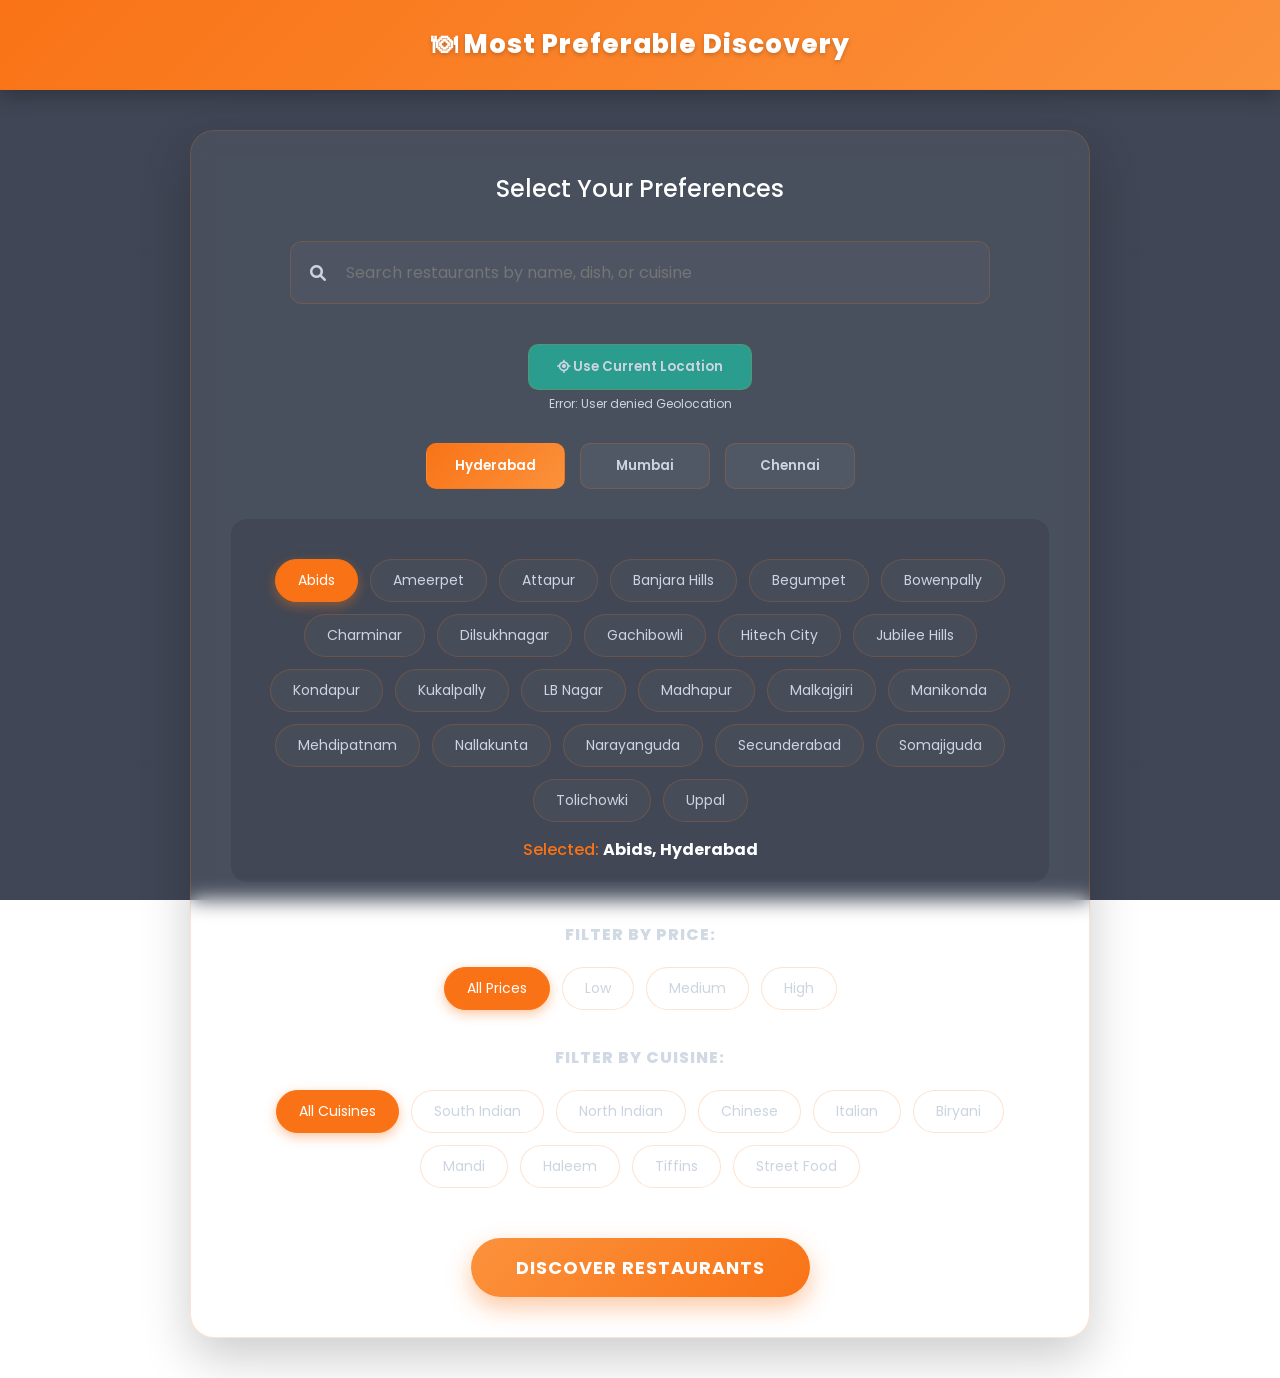
<file: dashboard.html>
<!DOCTYPE html>
<html lang="en">
<head>
    <meta charset="UTF-8">
    <meta name="viewport" content="width=device-width, initial-scale=1.0">
    <title>Smart Cuisine Recommendation</title>
    <link href="https://fonts.googleapis.com/css2?family=Poppins:wght@300;400;500;600&display=swap" rel="stylesheet">
    <link rel="stylesheet" href="https://cdnjs.cloudflare.com/ajax/libs/font-awesome/6.0.0/css/all.min.css">
    <style>
        :root {
            --primary-indigo: #6366f1;
            --secondary-violet: #8b5cf6;
            --primary-orange: #f97316;
            --secondary-lite: #fb923c;
            --primary-red: #ef4444;
            --dark-bg: #0f172a;
            --glass-bg: rgba(255, 255, 255, 0.05);
            --border-color: rgba(249, 115, 22, 0.2);
            --text-secondary: #cbd5e1;
        }

        * {
            margin: 0;
            padding: 0;
            box-sizing: border-box;
            font-family: 'Poppins', sans-serif;
            -webkit-font-smoothing: antialiased;
            text-rendering: optimizeLegibility;
        }

        body {
            background-image: linear-gradient(rgba(15, 23, 42, 0.8), rgba(15, 23, 42, 0.8)), url('https://images.unsplash.com/photo-1517248135467-4c7edcad34c4?ixlib=rb-4.0.3&auto=format&fit=crop&w=1920&q=80');
            background-size: cover;
            background-position: center;
            background-attachment: fixed;
            color: #f8fafc;
            min-height: 100vh;
        }

        /* Header */
        header {
            background: linear-gradient(135deg, var(--primary-orange), var(--secondary-lite));
            padding: 25px;
            text-align: center;
            color: white;
            box-shadow: 0 4px 20px rgba(0, 0, 0, 0.3);
            border-bottom: 1px solid var(--border-color);
        }

        header h1 {
            font-size: 26px;
            font-weight: 800;
            letter-spacing: 1px;
            text-shadow: 0 2px 4px rgba(0,0,0,0.2);
        }

        /* Main Content */
        .container {
            max-width: 900px;
            margin: 40px auto;
            padding: 40px;
            text-align: center;
            background: var(--glass-bg);
            backdrop-filter: blur(10px);
            border-radius: 24px;
            border: 1px solid var(--border-color);
            box-shadow: 0 20px 50px rgba(0,0,0,0.2);
        }

        h2.title {
            font-weight: 500;
            color: #fff;
            margin-bottom: 35px;
            font-size: 24px;
        }

        /* Search Bar */
        .search-container {
            position: relative;
            max-width: 700px;
            margin: 0 auto 40px;
        }

        .search-container i {
            position: absolute;
            left: 20px;
            top: 50%;
            transform: translateY(-50%);
            color: var(--text-secondary);
        }

        .search-input {
            width: 100%;
            padding: 18px 15px 18px 55px;
            background: rgba(255,255,255,0.03);
            border: 1px solid var(--border-color);
            border-radius: 12px;
            font-size: 16px;
            color: white;
            outline: none;
            transition: all 0.3s;
        }

        .search-input:focus {
            border-color: var(--primary-orange);
            background: rgba(255,255,255,0.06);
            box-shadow: 0 0 15px rgba(249, 115, 22, 0.3);
        }

        /* City Selection */
        .city-selector {
            display: flex;
            justify-content: center;
            gap: 15px;
            margin-bottom: 30px;
        }

        .city-btn {
            padding: 12px 28px;
            border-radius: 10px;
            border: 1px solid var(--border-color);
            font-weight: 600;
            cursor: pointer;
            transition: all 0.3s;
            background: linear-gradient(135deg, var(--primary-orange), var(--secondary-lite));
            color: white;
            min-width: 130px;
        }

        .city-btn.inactive {
            background: rgba(255,255,255,0.05);
            color: var(--text-secondary);
        }

        .city-btn:hover {
            transform: translateY(-3px);
            box-shadow: 0 10px 20px rgba(249, 115, 22, 0.4);
        }

        /* Chips Grid */
        .chips-section {
            margin-bottom: 40px;
            background: rgba(0,0,0,0.1);
            padding: 20px;
            border-radius: 16px;
        }

        .chips-grid {
            display: flex;
            flex-wrap: wrap;
            justify-content: center;
            gap: 12px;
            margin-top: 20px;
        }

        .chip {
            padding: 10px 22px;
            border: 1px solid var(--border-color);
            border-radius: 30px;
            background-color: rgba(255,255,255,0.03);
            color: #cbd5e1;
            cursor: pointer;
            font-size: 14px;
            transition: all 0.3s;
            user-select: none;
        }

        .chip:hover {
            background-color: rgba(255,255,255,0.08);
            border-color: var(--primary-indigo);
            color: white;
        }

        .chip.active {
            background: var(--primary-orange);
            color: white;
            border-color: var(--primary-orange);
            box-shadow: 0 4px 12px rgba(249, 115, 22, 0.4);
        }

        /* Filter Labels */
        .filter-label {
            font-weight: 800;
            color: #cbd5e1;
            margin-top: 35px;
            font-size: 16px;
            display: block;
            text-transform: uppercase;
            letter-spacing: 1px;
            opacity: 0.9;
        }

        /* Form Hidden Inputs */
        #searchForm {
            display: none;
        }

        .discover-btn {
            margin-top: 50px;
            padding: 16px 45px;
            background: linear-gradient(135deg, var(--secondary-lite), var(--primary-orange));
            color: white;
            border: none;
            border-radius: 30px;
            font-size: 18px;
            font-weight: 700;
            cursor: pointer;
            box-shadow: 0 10px 25px rgba(249, 115, 22, 0.4);
            transition: all 0.4s;
            text-transform: uppercase;
            letter-spacing: 1px;
        }

        .discover-btn:hover {
            transform: translateY(-5px) scale(1.05);
            box-shadow: 0 15px 35px rgba(99, 102, 241, 0.6);
        }

        /* Responsive */
        @media (max-width: 600px) {
            .city-selector {
                flex-wrap: wrap;
            }
            .city-btn {
                width: 100%;
            }
        }
    </style>
</head>
<body>

    <header>
        <h1>🍽 Most Preferable Discovery</h1>
    </header>

    <div class="container">
        <h2 class="title">Select Your Preferences</h2>

        <div class="search-container">
            <i class="fa-solid fa-magnifying-glass"></i>
            <input type="text" class="search-input" id="nameSearch" placeholder="Search restaurants by name, dish, or cuisine">
        </div>

        <div style="margin-bottom: 30px;">
            <button class="city-btn" onclick="detectLocation()" style="background-color: #2a9d8f;">
                <i class="fa-solid fa-location-crosshairs"></i> Use Current Location
            </button>
            <p id="locationStatus" style="font-size: 12px; color: var(--text-secondary); margin-top: 5px;"></p>
        </div>

        <div class="city-selector">
            <button class="city-btn" onclick="selectCity('Hyderabad')" id="btn-Hyderabad">Hyderabad</button>
            <button class="city-btn inactive" onclick="selectCity('Mumbai')" id="btn-Mumbai">Mumbai</button>
            <button class="city-btn inactive" onclick="selectCity('Chennai')" id="btn-Chennai">Chennai</button>
        </div>

        <div class="chips-section">
            <div class="chips-grid" id="sublocationGrid">
                <!-- Chips will be loaded here via JS -->
            </div>
            <p style="margin-top: 15px; font-weight: 500; color: #f97316;">
                Selected: <span id="selectedLocationLabel" style="color: white; font-weight: 700;">Hyderabad</span>
            </p>
        </div>

        <span class="filter-label">Filter by Price:</span>
        <div class="chips-grid" id="priceGrid">
            <div class="chip active" onclick="selectPrice('All Prices', this)">All Prices</div>
            <div class="chip" onclick="selectPrice('Low', this)">Low</div>
            <div class="chip" onclick="selectPrice('Medium', this)">Medium</div>
            <div class="chip" onclick="selectPrice('High', this)">High</div>
        </div>

        <span class="filter-label">Filter by Cuisine:</span>
        <div class="chips-grid" id="cuisineGrid">
            <div class="chip active" onclick="selectCuisine('All Cuisines', this)">All Cuisines</div>
            <div class="chip" onclick="selectCuisine('South Indian', this)">South Indian</div>
            <div class="chip" onclick="selectCuisine('North Indian', this)">North Indian</div>
            <div class="chip" onclick="selectCuisine('Chinese', this)">Chinese</div>
            <div class="chip" onclick="selectCuisine('Italian', this)">Italian</div>
            <div class="chip" onclick="selectCuisine('Biryani', this)">Biryani</div>
            <div class="chip" onclick="selectCuisine('Mandi', this)">Mandi</div>
            <div class="chip" onclick="selectCuisine('Haleem', this)">Haleem</div>
            <div class="chip" onclick="selectCuisine('Tiffins', this)">Tiffins</div>
            <div class="chip" onclick="selectCuisine('Street Food', this)">Street Food</div>
        </div>

        <button class="discover-btn" onclick="submitSearch()">Discover Restaurants</button>

        <form id="searchForm" action="/recommend" method="POST">
            <input type="hidden" name="location" id="finalLocation">
            <input type="hidden" name="cuisine" id="finalCuisine">
            <input type="hidden" name="budget" id="finalBudget">
            <input type="hidden" name="keyword" id="finalKeyword">
            <input type="hidden" name="lat" id="finalLat">
            <input type="hidden" name="lon" id="finalLon">
            <input type="hidden" name="food_type" value="Any">
            <input type="hidden" name="min_rating" value="0">
        </form>
    </div>

    <script>
        const sublocations = {
            "Hyderabad": [
                "Abids", "Ameerpet", "Attapur", "Banjara Hills", "Begumpet", 
                "Bowenpally", "Charminar", "Dilsukhnagar", "Gachibowli", 
                "Hitech City", "Jubilee Hills", "Kondapur", "Kukalpally", 
                "LB Nagar", "Madhapur", "Malkajgiri", "Manikonda", 
                "Mehdipatnam", "Nallakunta", "Narayanguda", "Secunderabad", 
                "Somajiguda", "Tolichowki", "Uppal"
            ],
            "Mumbai": [
                "Andheri", "Bandra", "Borivali", "Chembur", "Colaba", 
                "Dadar", "Ghatkopar", "Juhu", "Kandivali", "Kurla", 
                "Malad", "Powai", "Santacruz", "Thane", "Vile Parle", "Worli"
            ],
            "Chennai": [
                "Adyar", "Ambattur", "Anna Nagar", "Besant Nagar", "Chromepet", 
                "Egmore", "Guindy", "Kodambakkam", "Madipakkam", "Mylapore", 
                "Nungambakkam", "Perambur", "Porur", "T. Nagar", "Velachery", "West Mambalam"
            ]
        };

        let selectedCity = 'Hyderabad';
        let selectedSublocation = '';
        let selectedPrice = 'All Prices';
        let selectedCuisine = 'All Cuisines';
        let currentLat = null;
        let currentLon = null;

        function detectLocation() {
            const status = document.getElementById('locationStatus');
            status.textContent = "Detecting your location...";
            
            if (navigator.geolocation) {
                navigator.geolocation.getCurrentPosition(
                    (position) => {
                        currentLat = position.coords.latitude;
                        currentLon = position.coords.longitude;
                        
                        // Fetch readable address from backend
                        fetch(`/location?lat=${currentLat}&lon=${currentLon}`)
                            .then(res => res.json())
                            .then(data => {
                                if(data.status === "success") {
                                    const addr = data.address;
                                    const displayAddr = addr.suburb || addr.neighbourhood || addr.city_district || addr.town || addr.city;
                                    status.textContent = `📍 ${displayAddr}, ${addr.city || addr.state}`;
                                    document.getElementById('selectedLocationLabel').textContent = `${displayAddr}, ${addr.city || addr.state}`;
                                    selectedSublocation = 'Current Location';
                                } else {
                                    status.textContent = "Location detected (Address unavailable)";
                                }
                            });
                    },
                    (error) => {
                        status.textContent = "Error: " + error.message;
                        console.error(error);
                    }
                );
            } else {
                status.textContent = "Geolocation is not supported by this browser.";
            }
        }

        // Auto-detect on load
        window.onload = () => {
            detectLocation();
            selectCity('Hyderabad');
        };

        function selectCity(city) {
            selectedCity = city;
            currentLat = null; // Reset custom lat/lon
            currentLon = null;
            document.getElementById('locationStatus').textContent = "";
            
            document.querySelectorAll('.city-btn').forEach(btn => {
                if (btn.id === `btn-${city}`) {
                    btn.classList.remove('inactive');
                } else {
                    btn.classList.add('inactive');
                }
            });

            renderSublocations();
            
            // Auto-select first sublocation
            const firstChip = document.querySelector('#sublocationGrid .chip');
            if (firstChip) firstChip.click();
        }

        function renderSublocations() {
            const grid = document.getElementById('sublocationGrid');
            grid.innerHTML = '';
            
            sublocations[selectedCity].forEach(loc => {
                const chip = document.createElement('div');
                chip.className = 'chip';
                chip.textContent = loc;
                chip.onclick = () => {
                    document.querySelectorAll('#sublocationGrid .chip').forEach(c => c.classList.remove('active'));
                    chip.classList.add('active');
                    selectedSublocation = loc;
                    currentLat = null; // Reset GPS if they pick a chip
                    currentLon = null;
                    document.getElementById('selectedLocationLabel').textContent = `${selectedSublocation}, ${selectedCity}`;
                };
                grid.appendChild(chip);
            });
        }

        function selectPrice(price, element) {
            document.querySelectorAll('#priceGrid .chip').forEach(c => c.classList.remove('active'));
            element.classList.add('active');
            selectedPrice = price;
        }

        function selectCuisine(cuisine, element) {
            document.querySelectorAll('#cuisineGrid .chip').forEach(c => c.classList.remove('active'));
            element.classList.add('active');
            selectedCuisine = cuisine;
        }

        function submitSearch() {
            const location = selectedSublocation ? (selectedSublocation === 'Current Location' ? 'Current Location' : `${selectedSublocation}, ${selectedCity}`) : selectedCity;
            const keyword = document.getElementById('nameSearch').value.trim();

            document.getElementById('finalLocation').value = location;
            document.getElementById('finalCuisine').value = selectedCuisine === 'All Cuisines' ? 'Any' : selectedCuisine;
            document.getElementById('finalBudget').value = selectedPrice === 'All Prices' ? 'Any' : selectedPrice;
            document.getElementById('finalKeyword').value = keyword;
            document.getElementById('finalLat').value = currentLat || "";
            document.getElementById('finalLon').value = currentLon || "";

            document.getElementById('searchForm').submit();
        }
    </script>
</body>
</html>
</file>
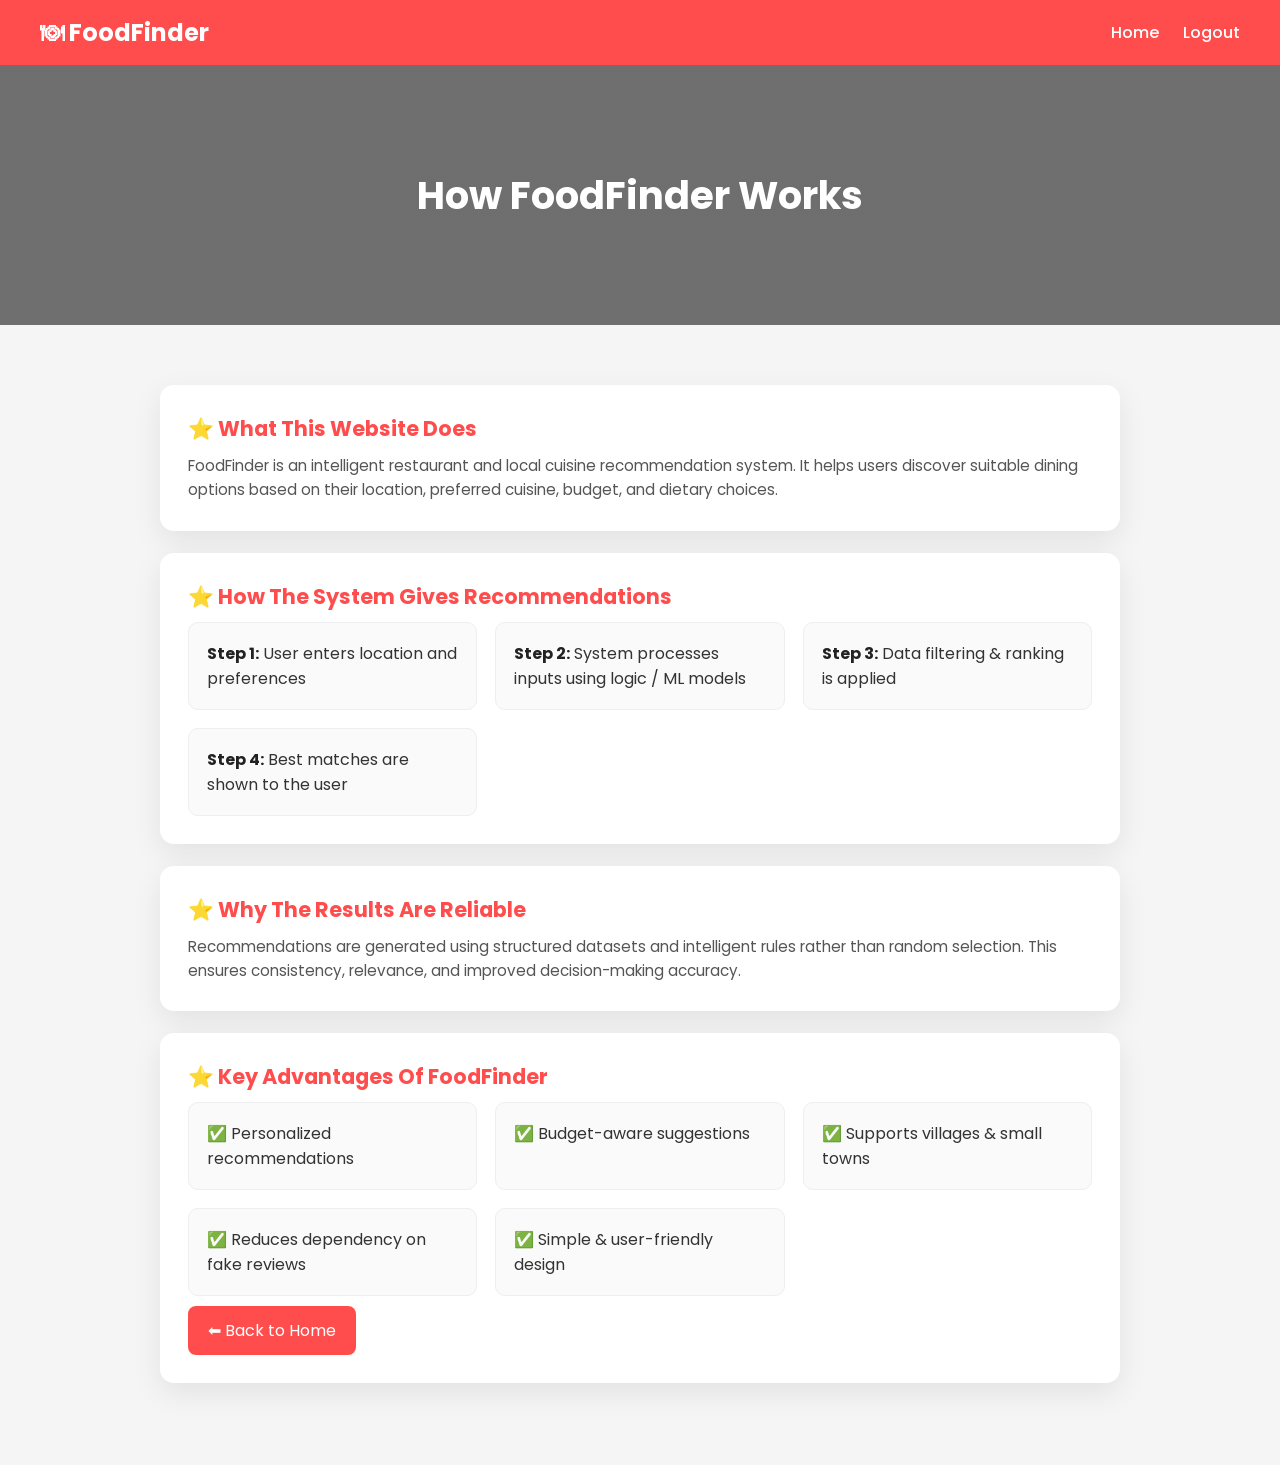
<file: how_it_works.html>
<!DOCTYPE html>
<html lang="en">
<head>
<meta charset="UTF-8">
<title>How It Works | FoodFinder</title>
<meta name="viewport" content="width=device-width, initial-scale=1.0">

<link href="https://fonts.googleapis.com/css2?family=Poppins:wght@300;400;600&display=swap" rel="stylesheet">

<style>
*{
  margin:0;
  padding:0;
  box-sizing:border-box;
  font-family:'Poppins',sans-serif;
}

body{
  background:#f5f5f5;
  color:#333;
}

/* NAVBAR */
nav{
  background:#ff4d4d;
  padding:15px 40px;
  color:white;
  display:flex;
  justify-content:space-between;
  align-items:center;
}

nav a{
  color:white;
  text-decoration:none;
  margin-left:20px;
  font-weight:500;
}

/* HERO HEADER */
.header{
  background:linear-gradient(rgba(0,0,0,0.55), rgba(0,0,0,0.55)),
  url("https://images.unsplash.com/photo-1498654896293-37aacf113fd9") center/cover;
  height:260px;
  display:flex;
  justify-content:center;
  align-items:center;
  color:white;
  text-align:center;
}

.header h1{
  font-size:2.4rem;
}

/* CONTENT */
.container{
  max-width:1000px;
  margin:40px auto;
  padding:20px;
}

.card{
  background:white;
  padding:28px;
  border-radius:14px;
  box-shadow:0 10px 30px rgba(0,0,0,0.08);
  margin-bottom:22px;
}

.card h2{
  color:#ff4d4d;
  margin-bottom:10px;
  font-size:1.3rem;
}

.card p{
  color:#555;
  line-height:1.6;
  font-size:.95rem;
}

/* STEPS */
.steps{
  display:grid;
  grid-template-columns:repeat(auto-fit, minmax(250px, 1fr));
  gap:18px;
  margin-top:10px;
}

.step{
  background:#fafafa;
  padding:18px;
  border-radius:10px;
  border:1px solid #eee;
}

.step b{
  color:#222;
}

/* BUTTON */
.back-btn{
  display:inline-block;
  margin-top:10px;
  padding:12px 20px;
  background:#ff4d4d;
  color:white;
  border-radius:8px;
  text-decoration:none;
}

.back-btn:hover{
  background:#e63b3b;
}
</style>
</head>

<body>

<!-- NAVBAR -->
<nav>
  <h2>🍽 FoodFinder</h2>
  <div>
    <a href="/home">Home</a>
    <a href="/">Logout</a>
  </div>
</nav>

<!-- HEADER -->
<div class="header">
  <h1>How FoodFinder Works</h1>
</div>

<!-- MAIN CONTENT -->
<div class="container">

  <div class="card">
    <h2>⭐ What This Website Does</h2>
    <p>
      FoodFinder is an intelligent restaurant and local cuisine recommendation system.
      It helps users discover suitable dining options based on their location,
      preferred cuisine, budget, and dietary choices.
    </p>
  </div>

  <div class="card">
    <h2>⭐ How The System Gives Recommendations</h2>
    <div class="steps">
      <div class="step">
        <b>Step 1:</b> User enters location and preferences
      </div>
      <div class="step">
        <b>Step 2:</b> System processes inputs using logic / ML models
      </div>
      <div class="step">
        <b>Step 3:</b> Data filtering & ranking is applied
      </div>
      <div class="step">
        <b>Step 4:</b> Best matches are shown to the user
      </div>
    </div>
  </div>

  <div class="card">
    <h2>⭐ Why The Results Are Reliable</h2>
    <p>
      Recommendations are generated using structured datasets and intelligent rules
      rather than random selection. This ensures consistency, relevance,
      and improved decision-making accuracy.
    </p>
  </div>

  <div class="card">
    <h2>⭐ Key Advantages Of FoodFinder</h2>
    <div class="steps">
      <div class="step">✅ Personalized recommendations</div>
      <div class="step">✅ Budget-aware suggestions</div>
      <div class="step">✅ Supports villages & small towns</div>
      <div class="step">✅ Reduces dependency on fake reviews</div>
      <div class="step">✅ Simple & user-friendly design</div>
    </div>

    <a href="/home" class="back-btn">⬅ Back to Home</a>
  </div>

</div>

</body>
</html>
</file>
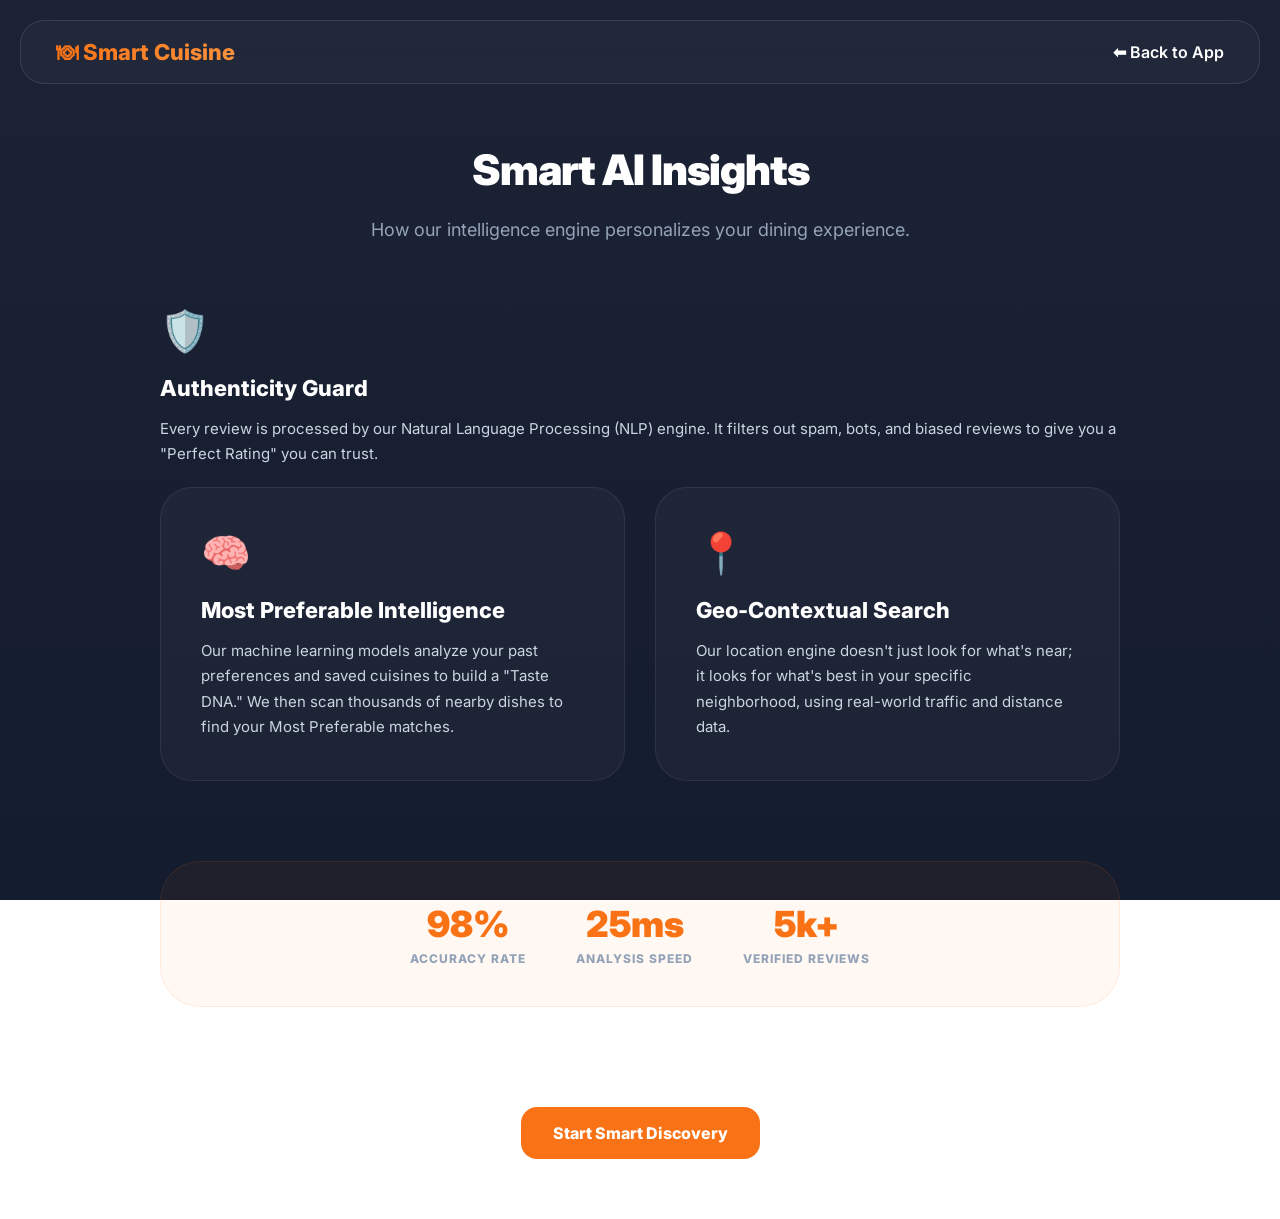
<file: insights.html>
<!DOCTYPE html>
<html lang="en">
<head>
<meta charset="UTF-8">
<title>Smart Insights | Smart Cuisine AI</title>
<meta name="viewport" content="width=device-width, initial-scale=1.0">
<link href="https://fonts.googleapis.com/css2?family=Inter:wght@400;600;700;800&display=swap" rel="stylesheet">
<style>
    *{margin:0;padding:0;box-sizing:border-box;font-family:'Inter',sans-serif; -webkit-font-smoothing: antialiased;}
    body{
        background: linear-gradient(rgba(15, 23, 42, 0.95), rgba(15, 23, 42, 0.98)), url('https://images.unsplash.com/photo-1517248135467-4c7edcad34c4?ixlib=rb-4.0.3&auto=format&fit=crop&w=1920&q=80');
        background-size: cover;
        background-position: center;
        background-attachment: fixed;
        color:white;
        min-height:100vh;
    }
    
    .nav{margin:20px;padding:18px 35px;display:flex;justify-content:space-between;align-items:center;border-radius:24px;background:rgba(255,255,255,0.03);backdrop-filter:blur(15px);border:1px solid rgba(255,255,255,0.1);}
    .logo{font-size:22px;font-weight:800;background: linear-gradient(90deg, #f97316, #fb923c); -webkit-background-clip: text; -webkit-text-fill-color: transparent; text-decoration:none;}
    
    .container{max-width:1000px;margin:60px auto;padding:0 20px;}
    
    h1{font-size:42px;font-weight:900;margin-bottom:20px;text-align:center; letter-spacing:-1px;}
    .subtitle{text-align:center; color:#94a3b8; font-size:18px; margin-bottom:60px;}
    
    .insight-grid{display:grid;grid-template-columns:repeat(auto-fit, minmax(300px, 1fr));gap:30px;}
    
    .insight-card{
        background:rgba(255,255,255,0.03);
        border-radius:32px;
        padding:40px;
        border:1px solid rgba(255,255,255,0.08);
        transition: 0.4s;
    }
    .insight-card:hover{transform:translateY(-10px); background:rgba(255,255,255,0.05); border-color:rgba(249, 115, 22, 0.4);}
    
    .icon{font-size:40px; margin-bottom:20px;}
    h3{font-size:22px; font-weight:800; margin-bottom:15px; color:#fff;}
    p{font-size:15px; line-height:1.7; color:#cbd5e1;}
    
    .stats-row{display:flex; justify-content:center; gap:50px; margin-top:80px; padding:40px; background:rgba(249, 115, 22, 0.05); border-radius:40px; border:1px solid rgba(249, 115, 22, 0.1);}
    .stat-item{text-align:center;}
    .stat-val{font-size:36px; font-weight:900; color:#f97316;}
    .stat-label{font-size:12px; font-weight:800; color:#94a3b8; text-transform:uppercase; letter-spacing:1px; margin-top:5px;}

    .btn-cta{display:inline-block; margin-top:40px; padding:16px 32px; border-radius:16px; background:#f97316; color:white; text-decoration:none; font-weight:800; transition:0.3s; border:none; cursor:pointer;}
    .btn-cta:hover{transform:translateY(-2px); box-shadow: 0 10px 20px rgba(249, 115, 22, 0.3);}
</style>
</head>
<body>

<div class="nav">
    <a href="/home" class="logo">🍽 Smart Cuisine</a>
    <div class="nav-right">
        <a href="/home" style="color:white; text-decoration:none; font-weight:600;">⬅ Back to App</a>
    </div>
</div>

<div class="container">
    <h1>Smart AI Insights</h1>
    <p class="subtitle">How our intelligence engine personalizes your dining experience.</p>
    
    <!-- SMART RECOMMENDATIONS -->
        <div class="section" style="padding-bottom: 20px;">
            <div class="icon">🛡️</div>
            <h3>Authenticity Guard</h3>
            <p>Every review is processed by our Natural Language Processing (NLP) engine. It filters out spam, bots, and biased reviews to give you a "Perfect Rating" you can trust.</p>
        </div>
    
    <div class="insight-grid">
        <div class="insight-card">
            <div class="icon">🧠</div>
            <h3>Most Preferable Intelligence</h3>
            <p>Our machine learning models analyze your past preferences and saved cuisines to build a "Taste DNA." We then scan thousands of nearby dishes to find your Most Preferable matches.</p>
        </div>
        
        <div class="insight-card">
            <div class="icon">📍</div>
            <h3>Geo-Contextual Search</h3>
            <p>Our location engine doesn't just look for what's near; it looks for what's best in your specific neighborhood, using real-world traffic and distance data.</p>
        </div>
    </div>

    <div class="stats-row">
        <div class="stat-item">
            <div class="stat-val">98%</div>
            <div class="stat-label">Accuracy Rate</div>
        </div>
        <div class="stat-item">
            <div class="stat-val">25ms</div>
            <div class="stat-label">Analysis Speed</div>
        </div>
        <div class="stat-item">
            <div class="stat-val">5k+</div>
            <div class="stat-label">Verified Reviews</div>
        </div>
    </div>

    <div style="text-align:center; margin-top:60px;">
        <a href="/search" class="btn-cta">Start Smart Discovery</a>
    </div>
</div>

</body>
</html>
</file>
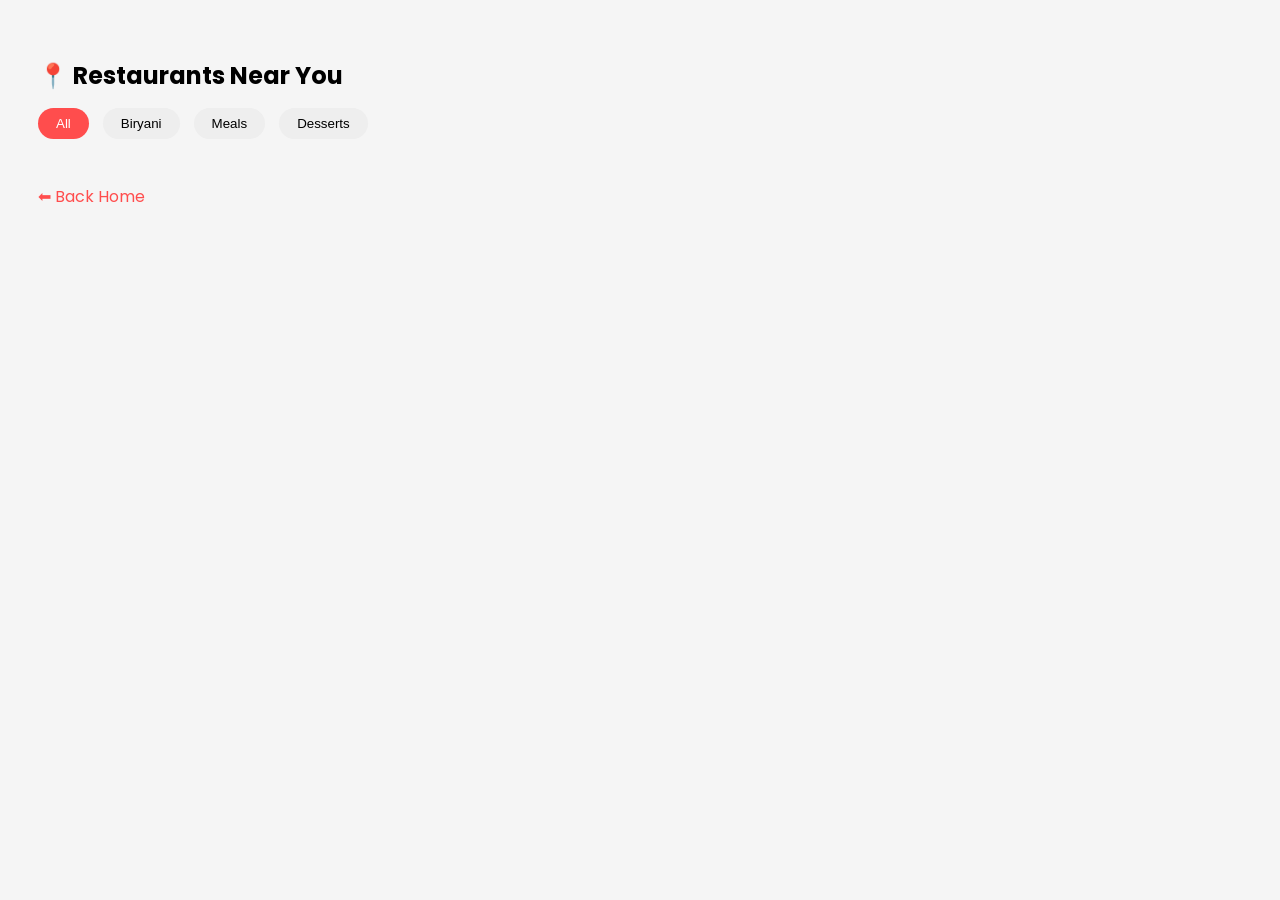
<file: nearby.html>
<!DOCTYPE html>
<html lang="en">
<head>
<meta charset="UTF-8">
<title>Nearby Restaurants</title>
<meta name="viewport" content="width=device-width, initial-scale=1.0">

<link href="https://fonts.googleapis.com/css2?family=Poppins:wght@300;400;600&display=swap" rel="stylesheet">

<style>
body{
    font-family:Poppins;
    background:#f5f5f5;
    padding:30px;
}

h2{
    margin-bottom:15px;
}

/* ✅ FILTER BUTTONS */
.filters{
    margin-bottom:20px;
}

.filters button{
    border:none;
    padding:8px 18px;
    margin-right:10px;
    border-radius:20px;
    cursor:pointer;
    background:#eee;
    transition:.2s;
}

.filters button.active{
    background:#ff4d4d;
    color:white;
}

/* ✅ GRID */
.grid{
    display:grid;
    grid-template-columns:repeat(auto-fit,minmax(260px,1fr));
    gap:20px;
}

/* ✅ CARD */
.card{
    background:white;
    border-radius:12px;
    overflow:hidden;
    box-shadow:0 10px 25px rgba(0,0,0,0.08);
    transition:.3s;
}

.card img{
    width:100%;
    height:170px;
    object-fit:cover;
}

.card-body{
    padding:15px;
}

.meta{
    font-size:.9rem;
    color:#444;
    display:flex;
    justify-content:space-between;
    margin-top:8px;
}

.rating{
    background:#28a745;
    color:white;
    padding:4px 10px;
    border-radius:8px;
    font-size:.8rem;
}

.back{
    display:inline-block;
    margin-top:25px;
    text-decoration:none;
    color:#ff4d4d;
}
</style>
</head>

<body>

<h2>📍 Restaurants Near You</h2>

<!-- ✅ FILTERS -->
<div class="filters">
    <button class="active" onclick="filter('All', this)">All</button>
    <button onclick="filter('Biryani', this)">Biryani</button>
    <button onclick="filter('Meals', this)">Meals</button>
    <button onclick="filter('Desserts', this)">Desserts</button>
</div>

<!-- ✅ CONTAINER -->
<div id="restaurantsContainer" class="grid"></div>

<a class="back" href="/home">⬅ Back Home</a>

<script>
let allRestaurants = [];

/* ✅ GET LOCATION + FETCH */
navigator.geolocation.getCurrentPosition((position)=>{

    fetch("/nearby", {
        method:"POST",
        headers:{
            "Content-Type":"application/json"
        },
        body: JSON.stringify({
            latitude: position.coords.latitude,
            longitude: position.coords.longitude
        })
    })
    .then(res => res.json())
    .then(data => {
        allRestaurants = data;
        render(data);
    });

});

/* ✅ RENDER CARDS */
function render(list){

    const container = document.getElementById("restaurantsContainer");
    container.innerHTML = "";

    list.forEach(r => {

        container.innerHTML += `
            <div class="card">
                <img src="/static/images/${r.image}">
                <div class="card-body">
                    <h4>${r.name}</h4>
                    <div class="meta">
                        <span class="rating">⭐ ${r.rating}</span>
                        <span>📍 ${r.distance} km</span>
                    </div>
                </div>
            </div>
        `;
    });

}

/* ✅ FILTER LOGIC */
function filter(category, btn){

    document.querySelectorAll(".filters button")
        .forEach(b => b.classList.remove("active"));

    btn.classList.add("active");

    if(category === "All"){
        render(allRestaurants);
        return;
    }

    const filtered = allRestaurants.filter(r => r.category === category);
    render(filtered);
}
</script>

</body>
</html>
</file>
